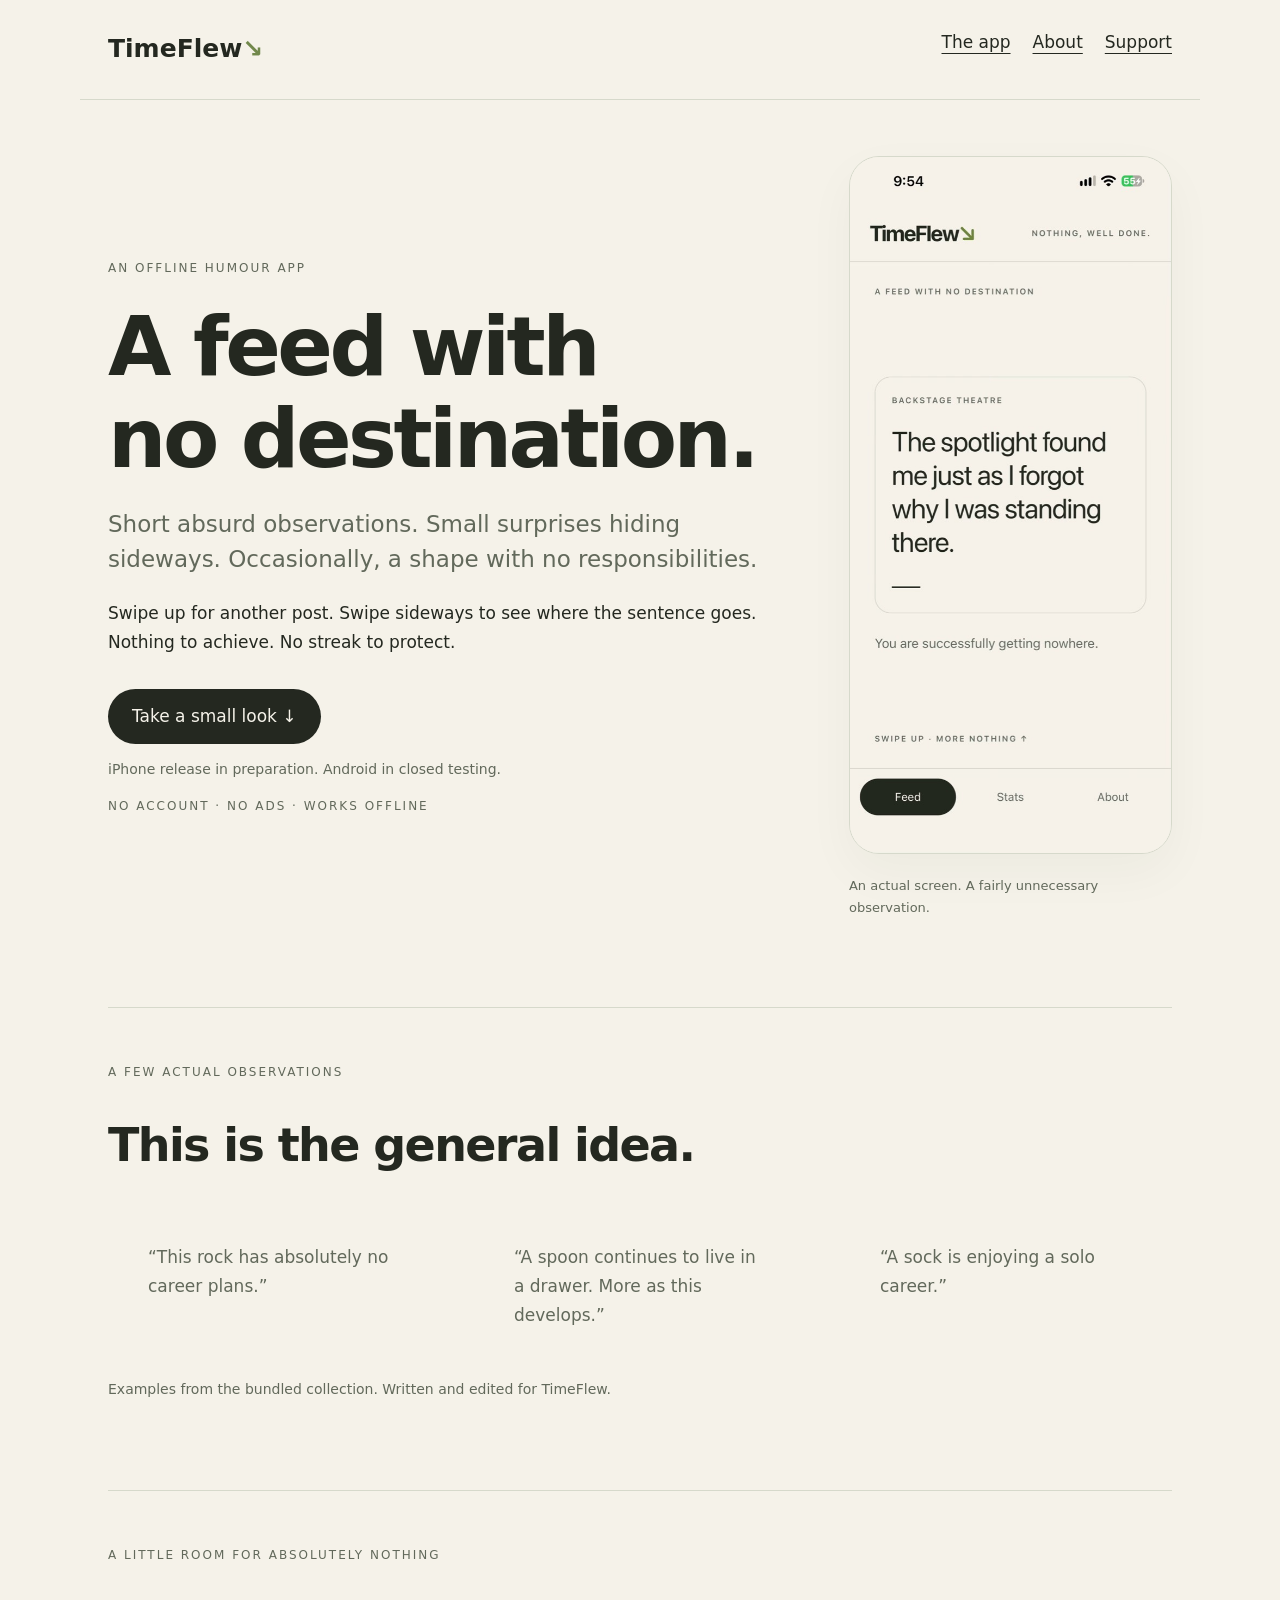
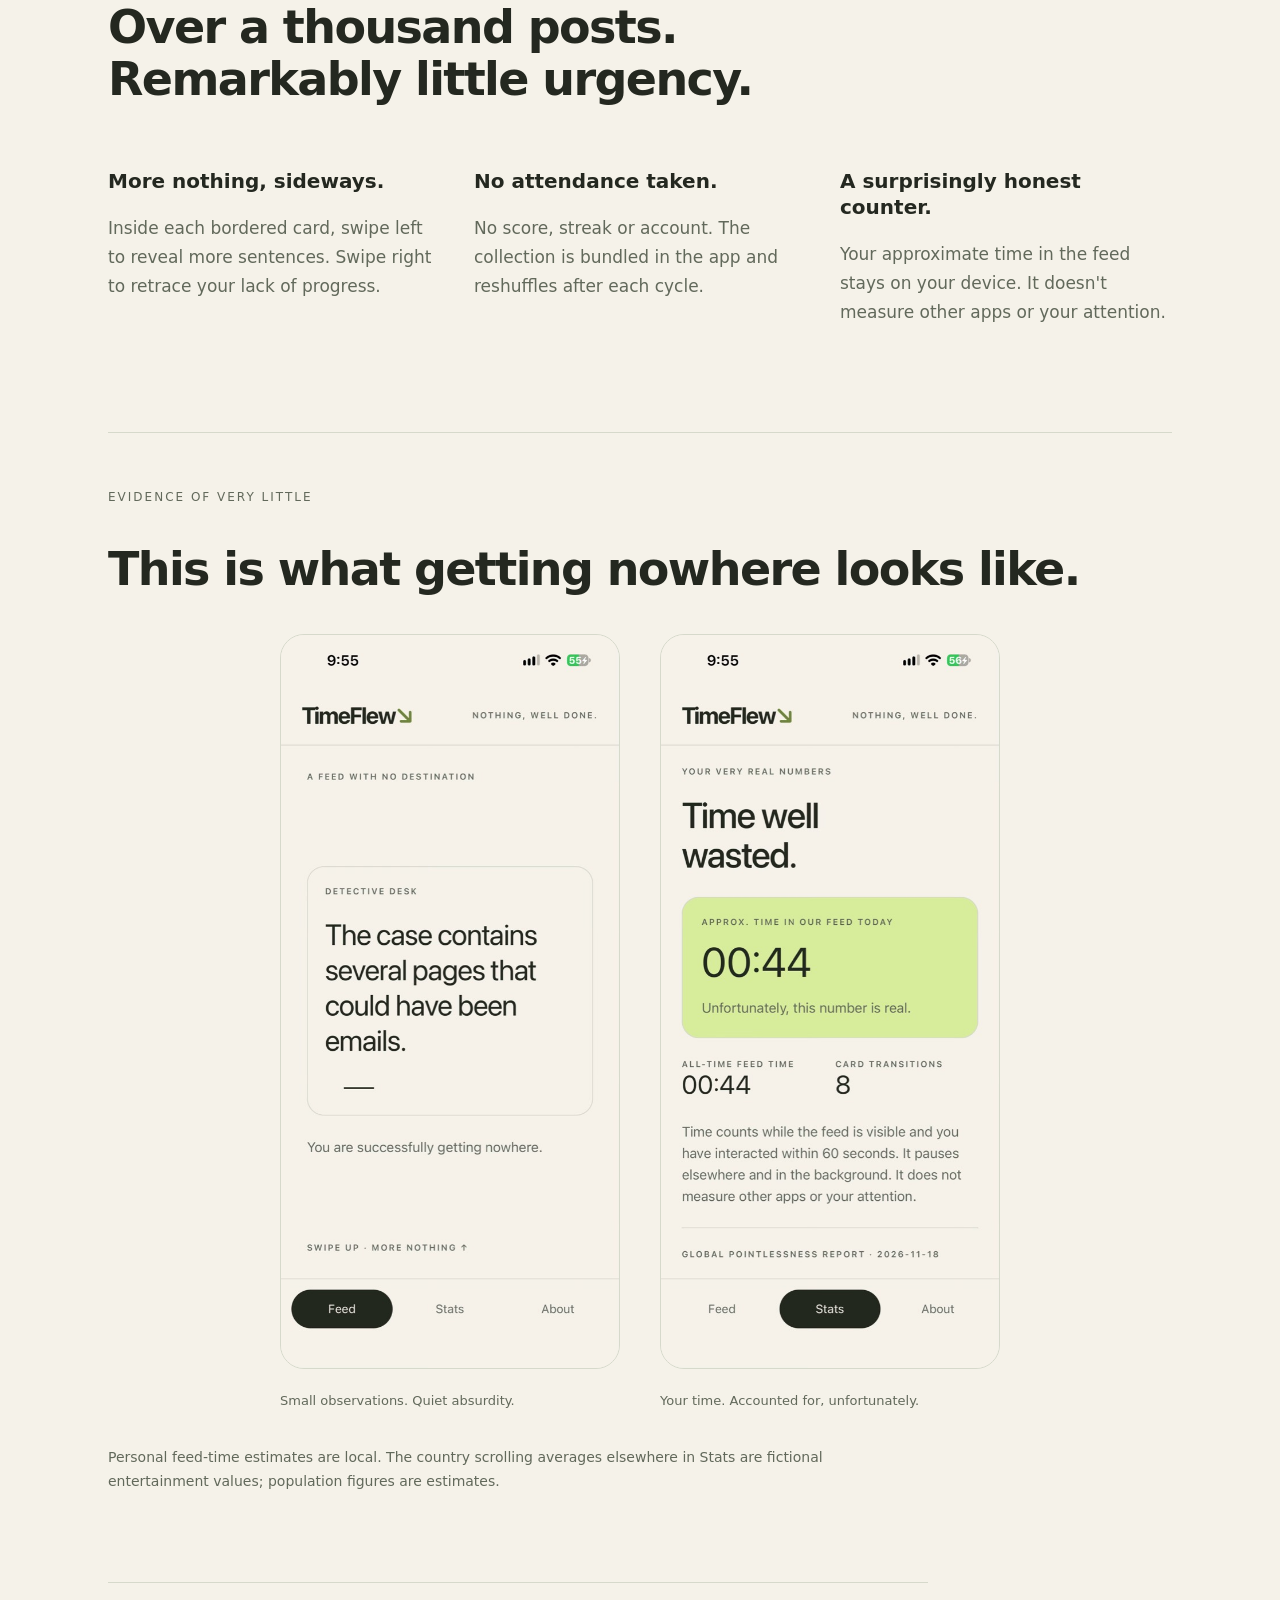
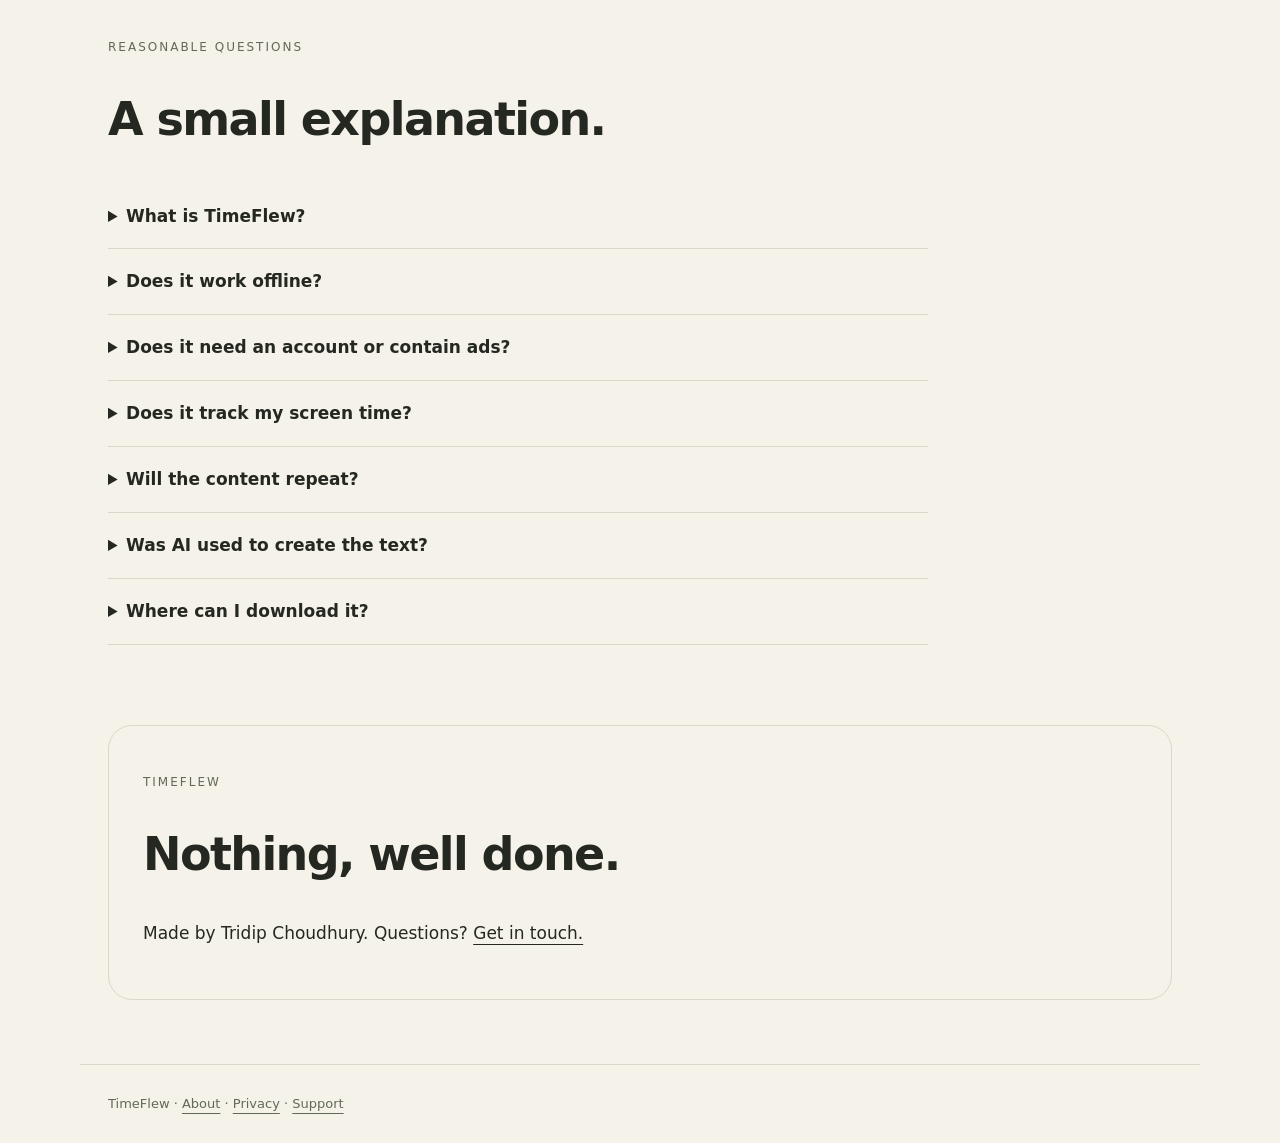
<file: index.html>
<!doctype html>
<html lang="en"><head>
<meta charset="utf-8"><meta name="viewport" content="width=device-width,initial-scale=1">
<title>TimeFlew — Offline Humour &amp; Absurd Observations</title>
<meta name="description" content="An offline humour app with short absurd observations, sideways surprises and simple shapes. No account, no ads, and local feed-time statistics.">




<link rel="icon" href="icon.png"><link rel="stylesheet" href="style.css"><link rel="stylesheet" href="landing.css">

<link rel="canonical" href="https://timeflewapp.github.io/">
<meta property="og:type" content="website"><meta property="og:site_name" content="TimeFlew"><meta property="og:title" content="TimeFlew — Offline Humour &amp; Absurd Observations"><meta property="og:description" content="An offline humour app with short absurd observations, sideways surprises and simple shapes. No account, no ads, and local feed-time statistics."><meta property="og:url" content="https://timeflewapp.github.io/"><meta property="og:image" content="https://timeflewapp.github.io/social-preview.jpg"><meta property="og:image:width" content="1200"><meta property="og:image:height" content="630"><meta property="og:image:alt" content="TimeFlew. A feed with no destination. Offline humour and sideways surprises.">
<meta name="twitter:card" content="summary_large_image"><meta name="twitter:title" content="TimeFlew — Offline Humour &amp; Absurd Observations"><meta name="twitter:description" content="An offline humour app with short absurd observations, sideways surprises and simple shapes. No account, no ads, and local feed-time statistics."><meta name="twitter:image" content="https://timeflewapp.github.io/social-preview.jpg">
<script type="application/ld+json">{"@context":"https://schema.org","@graph":[{"@type":"WebSite","@id":"https://timeflewapp.github.io/#website","url":"https://timeflewapp.github.io/","name":"TimeFlew","inLanguage":"en","publisher":{"@id":"https://timeflewapp.github.io/#creator"}},{"@type":"Person","@id":"https://timeflewapp.github.io/#creator","name":"Tridip Choudhury","url":"https://timeflewapp.github.io/about.html"},{"@type":"WebPage","@id":"https://timeflewapp.github.io/#page","url":"https://timeflewapp.github.io/","name":"TimeFlew — Offline Humour & Absurd Observations","description":"An offline humour app with short absurd observations, sideways surprises and simple shapes. No account, no ads, and local feed-time statistics.","inLanguage":"en","isPartOf":{"@id":"https://timeflewapp.github.io/#website"},"about":{"@id":"https://timeflewapp.github.io/#app"}},{"@type":"SoftwareApplication","@id":"https://timeflewapp.github.io/#app","name":"TimeFlew","url":"https://timeflewapp.github.io/","description":"An offline humour app with short absurd observations, sideways surprises and simple shapes. No account, no ads, and local feed-time statistics.","applicationCategory":"EntertainmentApplication","operatingSystem":["iOS","Android"],"inLanguage":"en","author":{"@id":"https://timeflewapp.github.io/#creator"},"image":"https://timeflewapp.github.io/icon.png","screenshot":["https://timeflewapp.github.io/feed.jpg","https://timeflewapp.github.io/stats.jpg"]}]}</script>
</head><body>
<a class="skip" href="#main">Skip to content</a>
<header><a href="./" class="brand">TimeFlew<span aria-hidden="true">↘</span></a><nav aria-label="Main"><a href="#inside">The app</a><a href="about.html">About</a><a href="support.html">Support</a></nav></header>
<main id="main">
<section class="hero"><div><p class="eyebrow">An offline humour app</p><h1>A feed with<br>no destination.</h1><p class="intro">Short absurd observations. Small surprises hiding sideways. Occasionally, a shape with no responsibilities.</p><p>Swipe up for another post. Swipe sideways to see where the sentence goes. Nothing to achieve. No streak to protect.</p><a class="button" href="#preview">Take a small look ↓</a><p class="status">iPhone release in preparation. Android in closed testing.</p><p class="eyebrow">No account · No ads · Works offline</p></div><figure class="phone"><img src="feed.jpg" fetchpriority="high" decoding="async" width="590" height="1280" alt="TimeFlew feed: The spotlight found me just as I forgot why I was standing there."><figcaption>An actual screen. A fairly unnecessary observation.</figcaption></figure></section>
<section class="section" aria-labelledby="observations"><p class="eyebrow">A few actual observations</p><h2 id="observations">This is the general idea.</h2><div class="features"><blockquote><p>“This rock has absolutely no career plans.”</p></blockquote><blockquote><p>“A spoon continues to live in a drawer. More as this develops.”</p></blockquote><blockquote><p>“A sock is enjoying a solo career.”</p></blockquote></div><p class="note">Examples from the bundled collection. Written and edited for TimeFlew.</p></section>
<section id="inside" class="section"><p class="eyebrow">A little room for absolutely nothing</p><h2>Over a thousand posts.<br>Remarkably little urgency.</h2><div class="features"><div><h3>More nothing, sideways.</h3><p>Inside each bordered card, swipe left to reveal more sentences. Swipe right to retrace your lack of progress.</p></div><div><h3>No attendance taken.</h3><p>No score, streak or account. The collection is bundled in the app and reshuffles after each cycle.</p></div><div><h3>A surprisingly honest counter.</h3><p>Your approximate time in the feed stays on your device. It doesn't measure other apps or your attention.</p></div></div></section>
<section id="preview" class="section"><p class="eyebrow">Evidence of very little</p><h2>This is what getting nowhere looks like.</h2><div class="screens"><figure><img loading="lazy" src="feed-detective.jpg" loading="lazy" decoding="async" width="590" height="1280" alt="A detective-themed card: The case contains several pages that could have been emails."><figcaption>Small observations. Quiet absurdity.</figcaption></figure><figure><img loading="lazy" src="stats.jpg" loading="lazy" decoding="async" width="590" height="1280" alt="Personal Stats screen showing approximate feed time and card transitions."><figcaption>Your time. Accounted for, unfortunately.</figcaption></figure></div><p class="note">Personal feed-time estimates are local. The country scrolling averages elsewhere in Stats are fictional entertainment values; population figures are estimates.</p></section>
<section class="section faq"><p class="eyebrow">Reasonable questions</p><h2>A small explanation.</h2>
<details><summary>What is TimeFlew?</summary><p>A minimalist humour app with thousands of short posts, horizontal sentence reveals, hidden tap responses and occasional geometric artwork.</p></details>
<details><summary>Does it work offline?</summary><p>Yes. Text and shapes are bundled in the app. External support and privacy links use your browser and require a connection.</p></details>
<details><summary>Does it need an account or contain ads?</summary><p>The current version has neither. There are no tracking or analytics SDKs in the app.</p></details>
<details><summary>Does it track my screen time?</summary><p>It estimates time only in its own feed while visible and recently interacted with. It does not measure other apps or attention. Totals stay on your device.</p></details>
<details><summary>Will the content repeat?</summary><p>Yes. The finite collection reshuffles after each cycle. Additional sentences are drawn from shared topic pools.</p></details>
<details><summary>Was AI used to create the text?</summary><p>AI was consulted, yes! But the text was created by hand and edited for the app. There is no runtime AI generation.</p></details>
<details><summary>Where can I download it?</summary><p>The iPhone release is in preparation, and Android is in closed testing. Public download links will appear here when available.</p></details>
</section><section class="closing"><p class="eyebrow">TimeFlew</p><h2>Nothing, well done.</h2><p>Made by Tridip Choudhury. Questions? <a href="support.html">Get in touch.</a></p></section>
</main><footer>TimeFlew · <a href="about.html">About</a> · <a href="privacy.html">Privacy</a> · <a href="support.html">Support</a></footer></body></html>
</file>
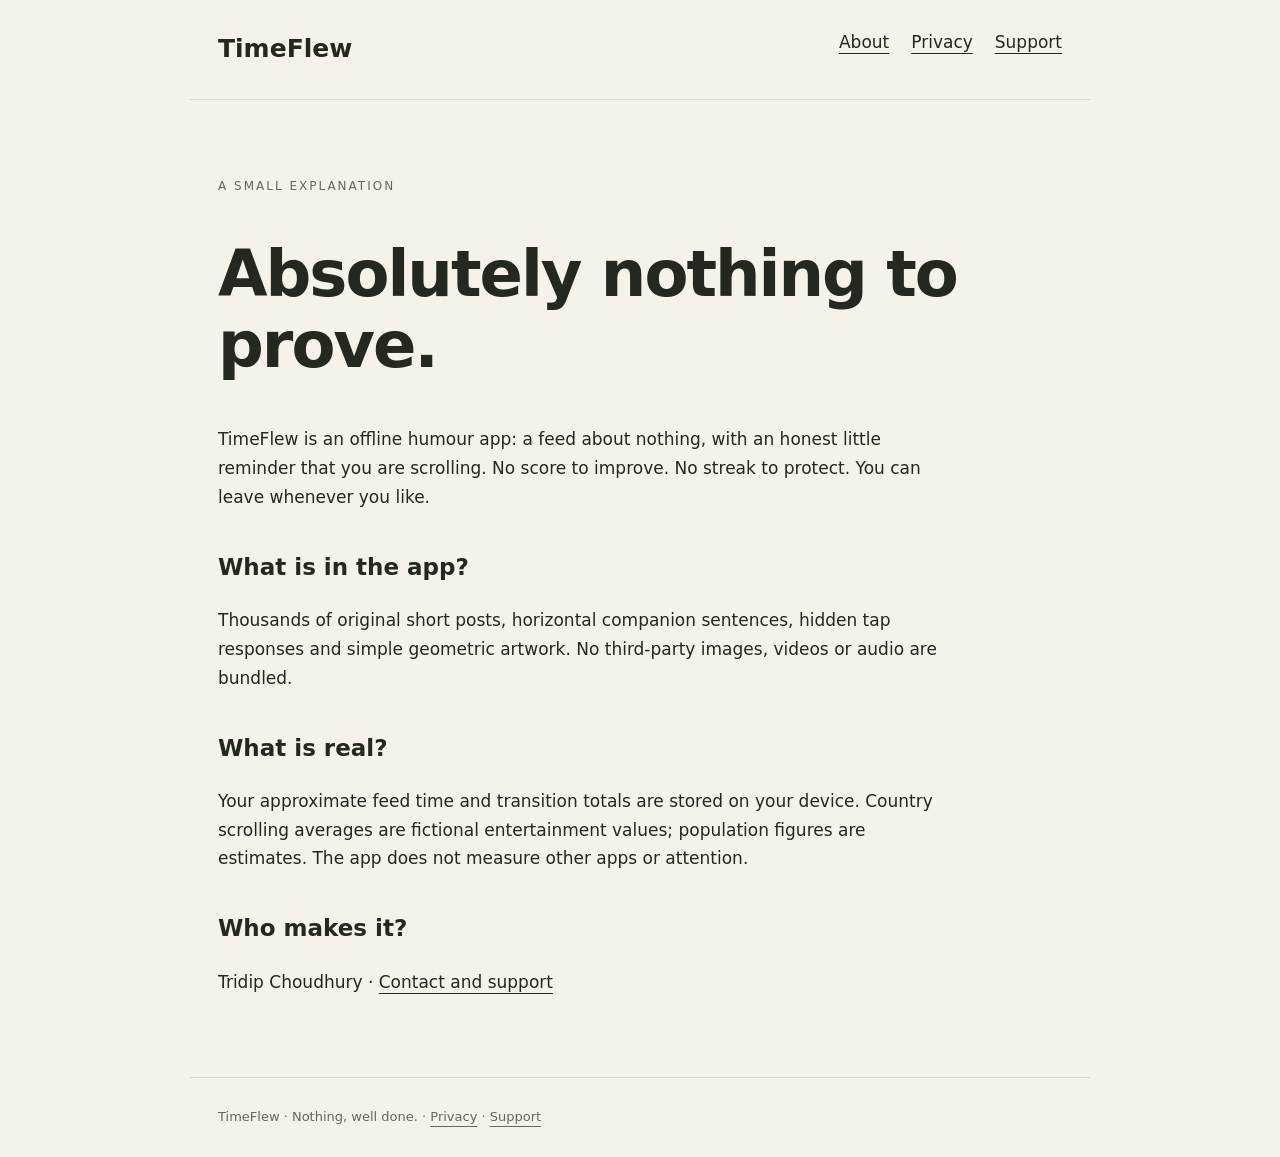
<file: about.html>
<!doctype html><html lang="en"><head><meta charset="utf-8"><meta name="viewport" content="width=device-width,initial-scale=1"><meta name="description" content="Meet TimeFlew: thousands of short absurd posts, sideways sentence reveals and simple shapes. Learn about its offline feed, local statistics and independent developer."><title>About TimeFlew — Offline Humour, Features &amp; Creator</title><link rel="stylesheet" href="style.css"><link rel="canonical" href="https://timeflewapp.github.io/about.html">
<meta property="og:type" content="website"><meta property="og:site_name" content="TimeFlew"><meta property="og:title" content="About TimeFlew — Offline Humour, Features &amp; Creator"><meta property="og:description" content="Meet TimeFlew: thousands of short absurd posts, sideways sentence reveals and simple shapes. Learn about its offline feed, local statistics and independent developer."><meta property="og:url" content="https://timeflewapp.github.io/about.html"><meta property="og:image" content="https://timeflewapp.github.io/social-preview.jpg"><meta property="og:image:width" content="1200"><meta property="og:image:height" content="630"><meta property="og:image:alt" content="TimeFlew. A feed with no destination. Offline humour and sideways surprises.">
<meta name="twitter:card" content="summary_large_image"><meta name="twitter:title" content="About TimeFlew — Offline Humour, Features &amp; Creator"><meta name="twitter:description" content="Meet TimeFlew: thousands of short absurd posts, sideways sentence reveals and simple shapes. Learn about its offline feed, local statistics and independent developer."><meta name="twitter:image" content="https://timeflewapp.github.io/social-preview.jpg">
<script type="application/ld+json">{"@context":"https://schema.org","@graph":[{"@type":"WebSite","@id":"https://timeflewapp.github.io/#website","url":"https://timeflewapp.github.io/","name":"TimeFlew","inLanguage":"en","publisher":{"@id":"https://timeflewapp.github.io/#creator"}},{"@type":"Person","@id":"https://timeflewapp.github.io/#creator","name":"Tridip Choudhury","url":"https://timeflewapp.github.io/about.html"},{"@type":"AboutPage","@id":"https://timeflewapp.github.io/about.html#page","url":"https://timeflewapp.github.io/about.html","name":"About TimeFlew — Offline Humour, Features & Creator","description":"Meet TimeFlew: thousands of short absurd posts, sideways sentence reveals and simple shapes. Learn about its offline feed, local statistics and independent developer.","inLanguage":"en","isPartOf":{"@id":"https://timeflewapp.github.io/#website"},"about":{"@id":"https://timeflewapp.github.io/#app"}}]}</script>
</head><body><header><a href="./" class="brand">TimeFlew</a><nav><a href="about.html">About</a><a href="privacy.html">Privacy</a><a href="support.html">Support</a></nav></header><main><p class="eyebrow">A small explanation</p><h1>Absolutely nothing to prove.</h1><p>TimeFlew is an offline humour app: a feed about nothing, with an honest little reminder that you are scrolling. No score to improve. No streak to protect. You can leave whenever you like.</p><h2>What is in the app?</h2><p>Thousands of original short posts, horizontal companion sentences, hidden tap responses and simple geometric artwork. No third-party images, videos or audio are bundled.</p><h2>What is real?</h2><p>Your approximate feed time and transition totals are stored on your device. Country scrolling averages are fictional entertainment values; population figures are estimates. The app does not measure other apps or attention.</p><h2>Who makes it?</h2><p>Tridip Choudhury · <a href="support.html">Contact and support</a></p></main><footer>TimeFlew · Nothing, well done. · <a href="privacy.html">Privacy</a> · <a href="support.html">Support</a></footer></body></html>
</file>
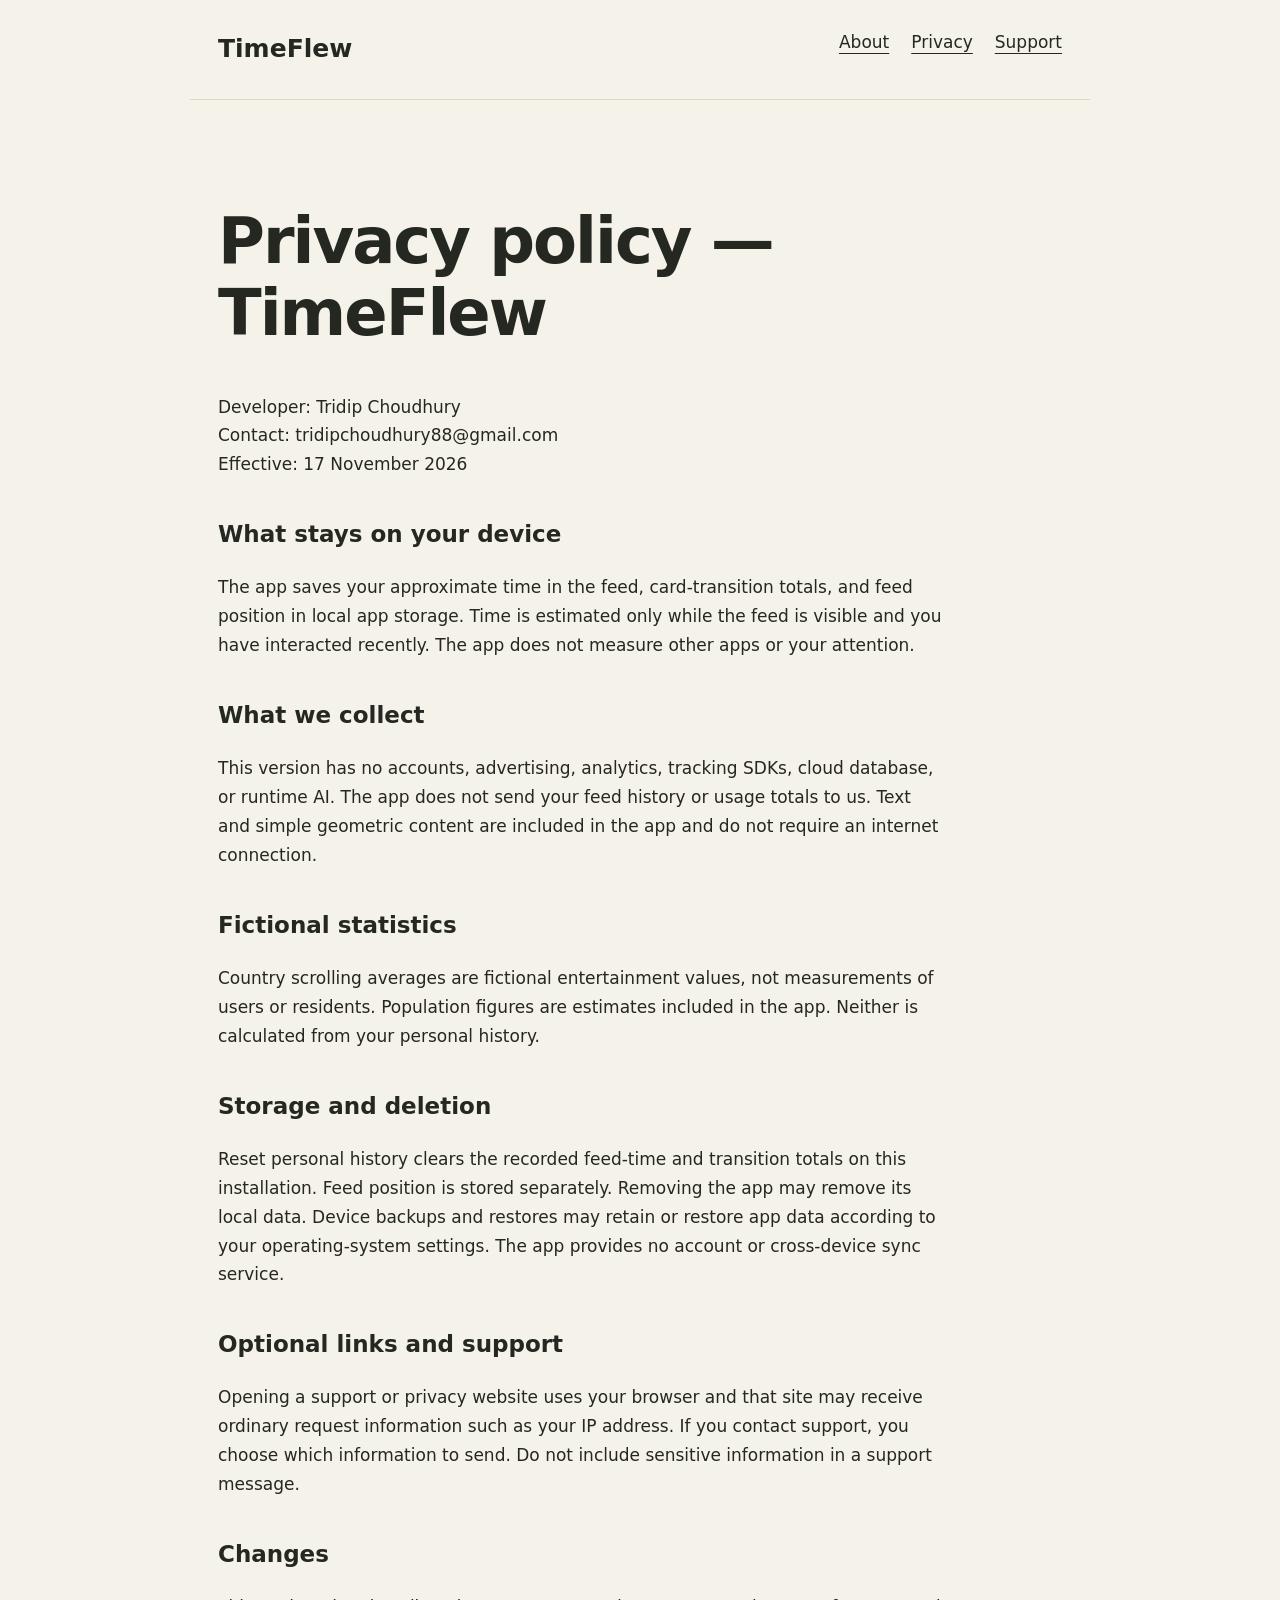
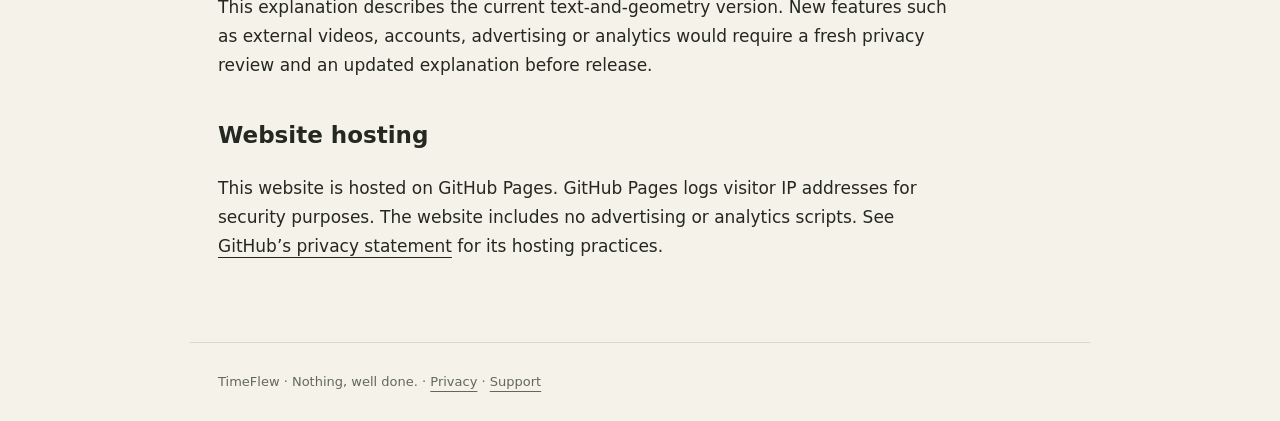
<file: privacy.html>
<!doctype html><html lang="en"><head><meta charset="utf-8"><meta name="viewport" content="width=device-width,initial-scale=1"><meta name="description" content="Read how TimeFlew stores feed time and progress on your device. No accounts, ads or analytics SDKs. Includes support contact and website hosting information."><title>TimeFlew Privacy — Local Storage, No Accounts or Tracking</title><link rel="stylesheet" href="style.css"><link rel="canonical" href="https://timeflewapp.github.io/privacy.html">
<meta property="og:type" content="website"><meta property="og:site_name" content="TimeFlew"><meta property="og:title" content="TimeFlew Privacy — Local Storage, No Accounts or Tracking"><meta property="og:description" content="Read how TimeFlew stores feed time and progress on your device. No accounts, ads or analytics SDKs. Includes support contact and website hosting information."><meta property="og:url" content="https://timeflewapp.github.io/privacy.html"><meta property="og:image" content="https://timeflewapp.github.io/social-preview.jpg"><meta property="og:image:width" content="1200"><meta property="og:image:height" content="630"><meta property="og:image:alt" content="TimeFlew. A feed with no destination. Offline humour and sideways surprises.">
<meta name="twitter:card" content="summary_large_image"><meta name="twitter:title" content="TimeFlew Privacy — Local Storage, No Accounts or Tracking"><meta name="twitter:description" content="Read how TimeFlew stores feed time and progress on your device. No accounts, ads or analytics SDKs. Includes support contact and website hosting information."><meta name="twitter:image" content="https://timeflewapp.github.io/social-preview.jpg">
<script type="application/ld+json">{"@context":"https://schema.org","@graph":[{"@type":"WebSite","@id":"https://timeflewapp.github.io/#website","url":"https://timeflewapp.github.io/","name":"TimeFlew","inLanguage":"en","publisher":{"@id":"https://timeflewapp.github.io/#creator"}},{"@type":"Person","@id":"https://timeflewapp.github.io/#creator","name":"Tridip Choudhury","url":"https://timeflewapp.github.io/about.html"},{"@type":"WebPage","@id":"https://timeflewapp.github.io/privacy.html#page","url":"https://timeflewapp.github.io/privacy.html","name":"TimeFlew Privacy — Local Storage, No Accounts or Tracking","description":"Read how TimeFlew stores feed time and progress on your device. No accounts, ads or analytics SDKs. Includes support contact and website hosting information.","inLanguage":"en","isPartOf":{"@id":"https://timeflewapp.github.io/#website"},"about":{"@id":"https://timeflewapp.github.io/#app"}}]}</script>
</head><body><header><a href="./" class="brand">TimeFlew</a><nav><a href="about.html">About</a><a href="privacy.html">Privacy</a><a href="support.html">Support</a></nav></header><main><h1>Privacy policy — TimeFlew</h1><p>Developer: Tridip Choudhury<br>Contact: tridipchoudhury88@gmail.com<br>Effective: 17 November 2026</p><h2>What stays on your device</h2><p>The app saves your approximate time in the feed, card-transition totals, and feed position in local app storage. Time is estimated only while the feed is visible and you have interacted recently. The app does not measure other apps or your attention.</p><h2>What we collect</h2><p>This version has no accounts, advertising, analytics, tracking SDKs, cloud database, or runtime AI. The app does not send your feed history or usage totals to us. Text and simple geometric content are included in the app and do not require an internet connection.</p><h2>Fictional statistics</h2><p>Country scrolling averages are fictional entertainment values, not measurements of users or residents. Population figures are estimates included in the app. Neither is calculated from your personal history.</p><h2>Storage and deletion</h2><p>Reset personal history clears the recorded feed-time and transition totals on this installation. Feed position is stored separately. Removing the app may remove its local data. Device backups and restores may retain or restore app data according to your operating-system settings. The app provides no account or cross-device sync service.</p><h2>Optional links and support</h2><p>Opening a support or privacy website uses your browser and that site may receive ordinary request information such as your IP address. If you contact support, you choose which information to send. Do not include sensitive information in a support message.</p><h2>Changes</h2><p>This explanation describes the current text-and-geometry version. New features such as external videos, accounts, advertising or analytics would require a fresh privacy review and an updated explanation before release.</p><h2>Website hosting</h2><p>This website is hosted on GitHub Pages. GitHub Pages logs visitor IP addresses for security purposes. The website includes no advertising or analytics scripts. See <a href="https://docs.github.com/en/site-policy/privacy-policies/github-general-privacy-statement">GitHub’s privacy statement</a> for its hosting practices.</p></main><footer>TimeFlew · Nothing, well done. · <a href="privacy.html">Privacy</a> · <a href="support.html">Support</a></footer></body></html>
</file>
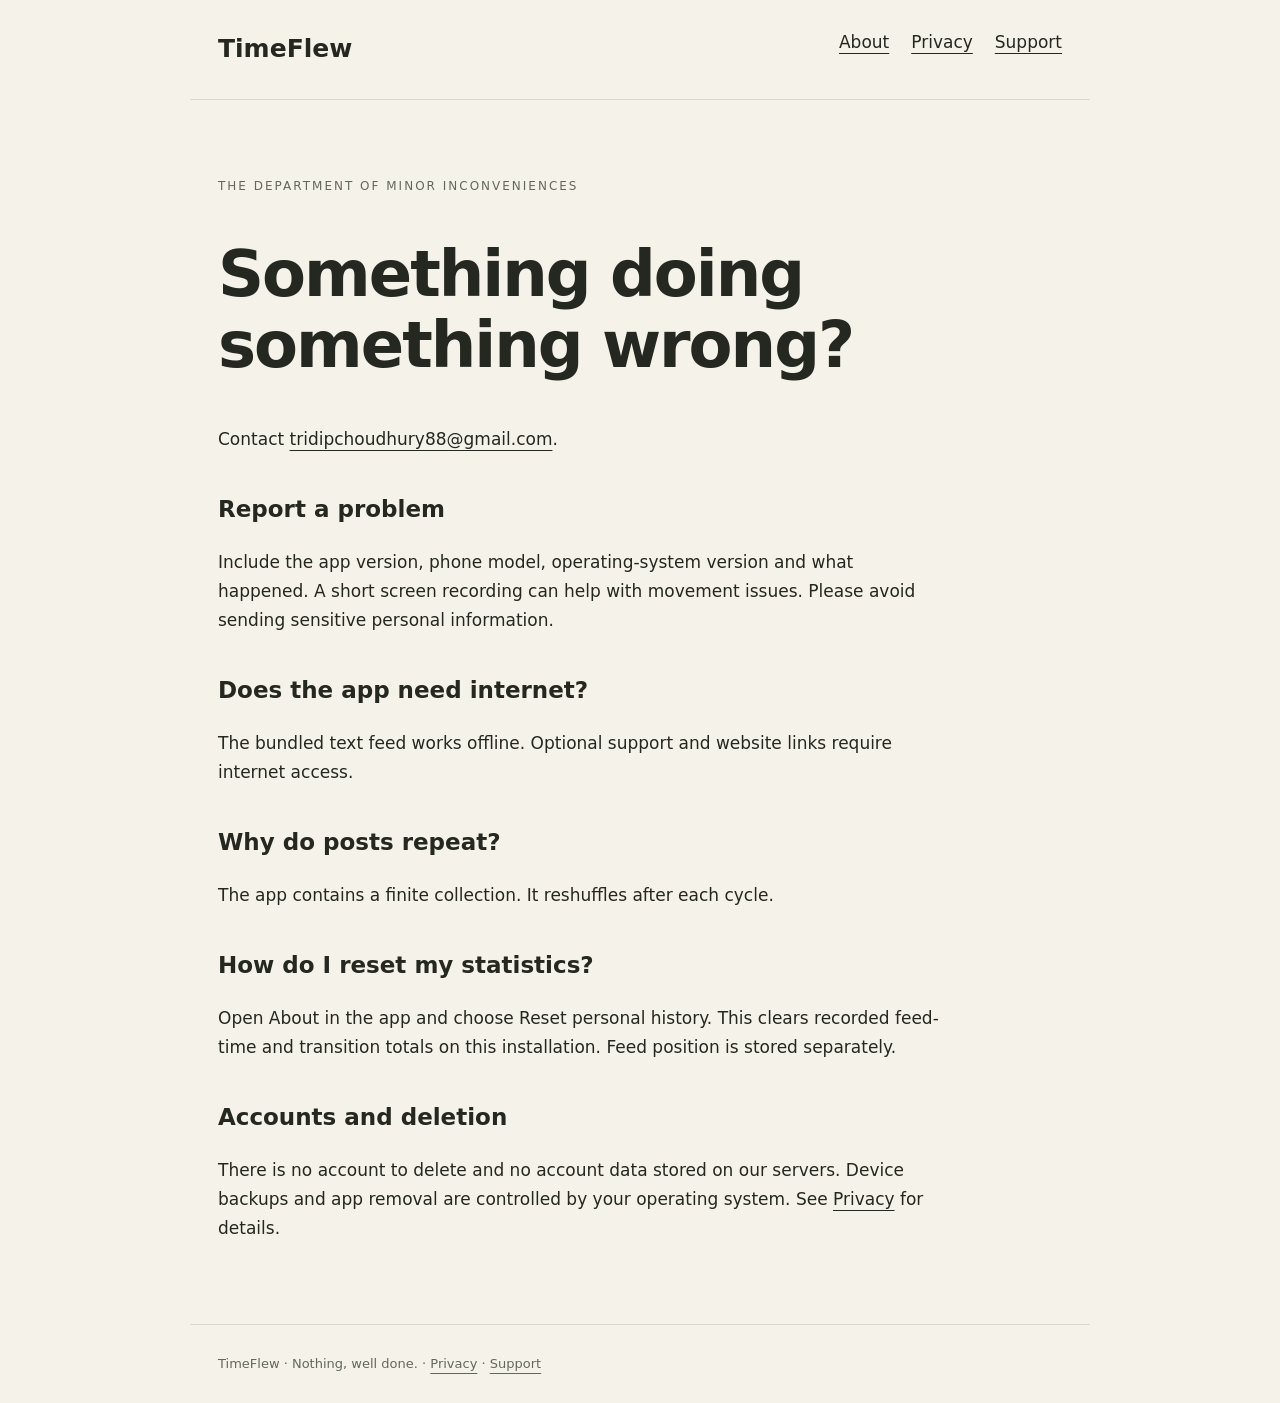
<file: support.html>
<!doctype html><html lang="en"><head><meta charset="utf-8"><meta name="viewport" content="width=device-width,initial-scale=1"><meta name="description" content="Get help with TimeFlew, report a bug, understand repeated posts, or reset local feed-time statistics. Contact independent developer Tridip Choudhury."><title>TimeFlew Support — Help, Offline Feed &amp; Local Statistics</title><link rel="stylesheet" href="style.css"><link rel="canonical" href="https://timeflewapp.github.io/support.html">
<meta property="og:type" content="website"><meta property="og:site_name" content="TimeFlew"><meta property="og:title" content="TimeFlew Support — Help, Offline Feed &amp; Local Statistics"><meta property="og:description" content="Get help with TimeFlew, report a bug, understand repeated posts, or reset local feed-time statistics. Contact independent developer Tridip Choudhury."><meta property="og:url" content="https://timeflewapp.github.io/support.html"><meta property="og:image" content="https://timeflewapp.github.io/social-preview.jpg"><meta property="og:image:width" content="1200"><meta property="og:image:height" content="630"><meta property="og:image:alt" content="TimeFlew. A feed with no destination. Offline humour and sideways surprises.">
<meta name="twitter:card" content="summary_large_image"><meta name="twitter:title" content="TimeFlew Support — Help, Offline Feed &amp; Local Statistics"><meta name="twitter:description" content="Get help with TimeFlew, report a bug, understand repeated posts, or reset local feed-time statistics. Contact independent developer Tridip Choudhury."><meta name="twitter:image" content="https://timeflewapp.github.io/social-preview.jpg">
<script type="application/ld+json">{"@context":"https://schema.org","@graph":[{"@type":"WebSite","@id":"https://timeflewapp.github.io/#website","url":"https://timeflewapp.github.io/","name":"TimeFlew","inLanguage":"en","publisher":{"@id":"https://timeflewapp.github.io/#creator"}},{"@type":"Person","@id":"https://timeflewapp.github.io/#creator","name":"Tridip Choudhury","url":"https://timeflewapp.github.io/about.html"},{"@type":"ContactPage","@id":"https://timeflewapp.github.io/support.html#page","url":"https://timeflewapp.github.io/support.html","name":"TimeFlew Support — Help, Offline Feed & Local Statistics","description":"Get help with TimeFlew, report a bug, understand repeated posts, or reset local feed-time statistics. Contact independent developer Tridip Choudhury.","inLanguage":"en","isPartOf":{"@id":"https://timeflewapp.github.io/#website"},"about":{"@id":"https://timeflewapp.github.io/#app"}}]}</script>
</head><body><header><a href="./" class="brand">TimeFlew</a><nav><a href="about.html">About</a><a href="privacy.html">Privacy</a><a href="support.html">Support</a></nav></header><main><p class="eyebrow">The department of minor inconveniences</p><h1>Something doing something wrong?</h1><p>Contact <a href="mailto:tridipchoudhury88@gmail.com">tridipchoudhury88@gmail.com</a>. </p><h2>Report a problem</h2><p>Include the app version, phone model, operating-system version and what happened. A short screen recording can help with movement issues. Please avoid sending sensitive personal information.</p><h2>Does the app need internet?</h2><p>The bundled text feed works offline. Optional support and website links require internet access.</p><h2>Why do posts repeat?</h2><p>The app contains a finite collection. It reshuffles after each cycle.</p><h2>How do I reset my statistics?</h2><p>Open About in the app and choose Reset personal history. This clears recorded feed-time and transition totals on this installation. Feed position is stored separately.</p><h2>Accounts and deletion</h2><p>There is no account to delete and no account data stored on our servers. Device backups and app removal are controlled by your operating system. See <a href="privacy.html">Privacy</a> for details.</p></main><footer>TimeFlew · Nothing, well done. · <a href="privacy.html">Privacy</a> · <a href="support.html">Support</a></footer></body></html>
</file>
<file: style.css>
*{box-sizing:border-box}body{margin:0;background:#f5f2e9;color:#242820;font:17px/1.7 system-ui,sans-serif}header,main,footer{max-width:900px;margin:auto;padding:28px}header{display:flex;justify-content:space-between;gap:24px;flex-wrap:wrap;border-bottom:1px solid #d6d9cb}.brand{font-weight:750;font-size:25px;text-decoration:none}nav{display:flex;gap:22px}a{color:inherit;text-underline-offset:5px}main{min-height:65vh;padding-top:64px;padding-bottom:64px}h1{font-size:clamp(36px,7vw,64px);line-height:1.12;letter-spacing:-2px;max-width:750px}h2{margin-top:36px;font-size:23px}p{max-width:730px}.eyebrow{font-size:12px;letter-spacing:2px;text-transform:uppercase;color:#62695b}.panel{border:1px solid #d6d9cb;padding:24px;border-radius:22px;margin-top:30px}.badge{background:#d8ed9c;padding:8px 16px;border-radius:30px;display:inline-block}footer{font-size:13px;color:#62695b;border-top:1px solid #d6d9cb}@media(max-width:500px){header,main,footer{padding:24px}nav{gap:16px;font-size:15px}}
</file>
<file: landing.css>
html{scroll-behavior:smooth}header,main,footer{max-width:1120px}.brand span{color:#71884b}main{padding-top:56px}.hero{display:grid;grid-template-columns:1.35fr .65fr;align-items:center;gap:70px}h1{font-size:clamp(48px,6.5vw,82px);letter-spacing:-3.5px;margin:22px 0}h2{font-size:clamp(30px,4vw,46px);line-height:1.14;letter-spacing:-1.6px}.intro{font-size:23px;line-height:1.5;color:#62695b}.phone{margin:0}.phone img{width:100%;height:auto;border:1px solid #d6d9cb;border-radius:30px;box-shadow:0 18px 50px #2428200a}figcaption{font-size:13px;color:#62695b;margin-top:12px}figure{margin:0}.button{display:inline-block;background:#242820;color:#f5f2e9;border-radius:40px;padding:13px 24px;text-decoration:none;margin-top:15px}.status,.note{font-size:14px;color:#62695b}.section{border-top:1px solid #d6d9cb;margin-top:88px;padding-top:42px;scroll-margin-top:24px}.features{display:grid;grid-template-columns:repeat(3,1fr);gap:34px}.features h3{font-size:20px;line-height:1.3;margin-top:24px}.features p{color:#62695b}.screens{display:grid;grid-template-columns:1fr 1fr;gap:40px;max-width:720px;margin:34px auto}.screens img{width:100%;height:auto;border:1px solid #d6d9cb;border-radius:24px}.faq{max-width:820px}details{border-bottom:1px solid #d6d9cb;padding:18px 0}summary{cursor:pointer;font-weight:600}details p{color:#62695b}.closing{margin-top:80px;border:1px solid #d6d9cb;border-radius:24px;padding:34px}.skip{position:absolute;left:-10000px}.skip:focus{left:20px;top:10px;background:#d8ed9c;padding:10px}a:focus-visible,summary:focus-visible{outline:3px solid #71884b;outline-offset:5px}@media(max-width:700px){.hero{grid-template-columns:1fr;gap:30px}.phone{max-width:290px;margin:0 auto}.features{grid-template-columns:1fr;gap:0}.screens{gap:16px}h1{letter-spacing:-2px}.section{margin-top:56px}.intro{font-size:21px}nav{gap:14px}.closing{padding:24px}}@media(prefers-reduced-motion:reduce){html{scroll-behavior:auto}}
</file>
